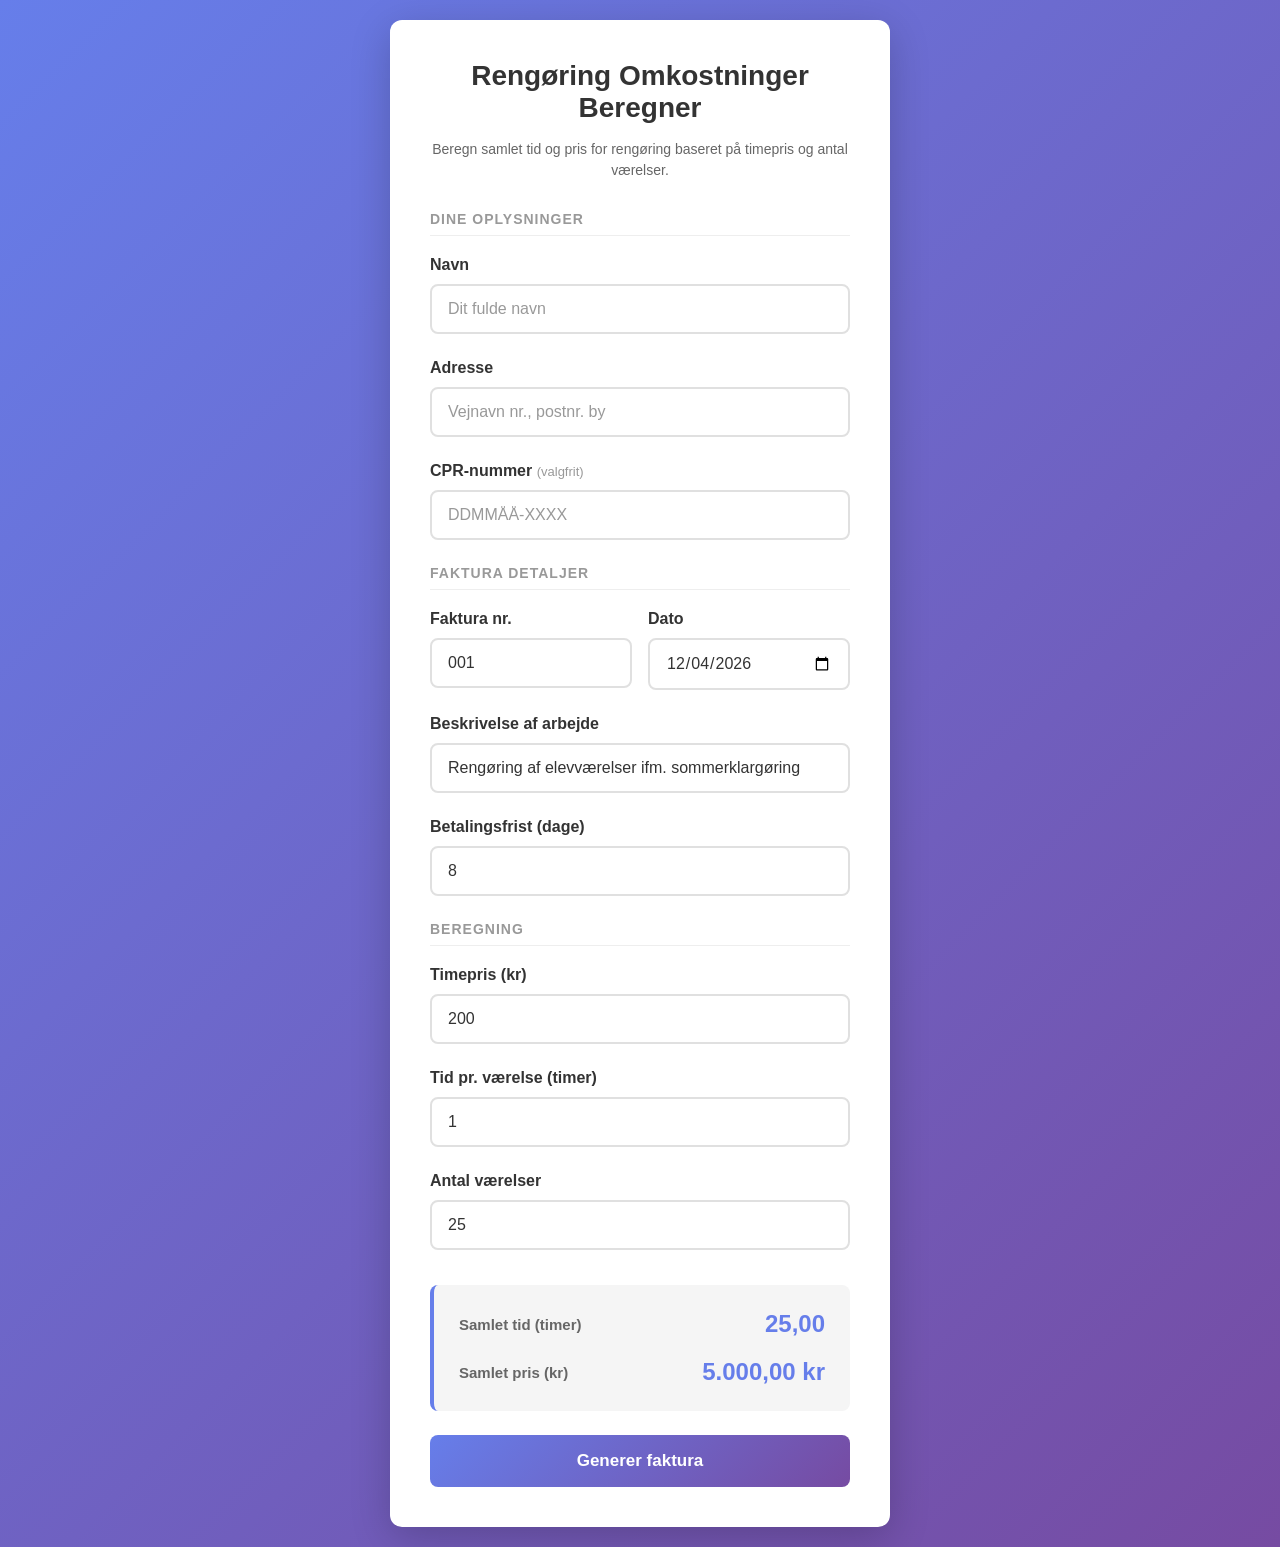
<file: index.html>
<!DOCTYPE html>
<html lang="da">
<head>
    <meta charset="UTF-8">
    <meta name="viewport" content="width=device-width, initial-scale=1.0">
    <link rel="stylesheet" href="styles.css">
    <title>Rengøring Omkostninger Beregner</title>
</head>
<body>
    <div class="container">
        <h1>Rengøring Omkostninger Beregner</h1>

        <p class="description">Beregn samlet tid og pris for rengøring baseret på timepris og antal værelser.</p>

        <h2 class="section-title">Dine oplysninger</h2>

        <div class="form-group">
            <label for="navn">Navn</label>
            <input type="text" id="navn" placeholder="Dit fulde navn">
        </div>

        <div class="form-group">
            <label for="adresse">Adresse</label>
            <input type="text" id="adresse" placeholder="Vejnavn nr., postnr. by">
        </div>

        <div class="form-group">
            <label for="cpr">CPR-nummer <span class="optional">(valgfrit)</span></label>
            <input type="text" id="cpr" placeholder="DDMMÅÅ-XXXX">
        </div>

        <h2 class="section-title">Faktura detaljer</h2>

        <div class="form-row">
            <div class="form-group">
                <label for="fakturaNr">Faktura nr.</label>
                <input type="text" id="fakturaNr" value="001" placeholder="001">
            </div>
            <div class="form-group">
                <label for="dato">Dato</label>
                <input type="date" id="dato">
            </div>
        </div>

        <div class="form-group">
            <label for="beskrivelse">Beskrivelse af arbejde</label>
            <input type="text" id="beskrivelse" value="Rengøring af elevværelser ifm. sommerklargøring" placeholder="Beskrivelse">
        </div>

        <div class="form-group">
            <label for="betalingsfrist">Betalingsfrist (dage)</label>
            <input type="number" id="betalingsfrist" value="8" min="1" step="1" placeholder="8">
        </div>

        <h2 class="section-title">Beregning</h2>

        <div class="form-group">
            <label for="hourlyRate">Timepris (kr)</label>
            <input
                type="number"
                id="hourlyRate"
                value="200"
                min="0"
                step="0.01"
                placeholder="200"
            >
        </div>

        <div class="form-group">
            <label for="timePerRoom">Tid pr. værelse (timer)</label>
            <input
                type="number"
                id="timePerRoom"
                value="1"
                min="0"
                step="0.25"
                placeholder="1"
            >
        </div>

        <div class="form-group">
            <label for="numberOfRooms">Antal værelser</label>
            <input
                type="number"
                id="numberOfRooms"
                value="25"
                min="0"
                step="1"
                placeholder="25"
            >
        </div>

        <div class="results">
            <div class="result-item">
                <span class="result-label">Samlet tid (timer)</span>
                <span class="result-value" id="totalHours">25.00</span>
            </div>

            <div class="result-item">
                <span class="result-label">Samlet pris (kr)</span>
                <span class="result-value" id="totalPrice">5.000,00</span>
            </div>
        </div>

        <button class="btn-faktura" id="genererFaktura">Generer faktura</button>
    </div>

    <script src="script.js"></script>
</body>
</html>
</file>
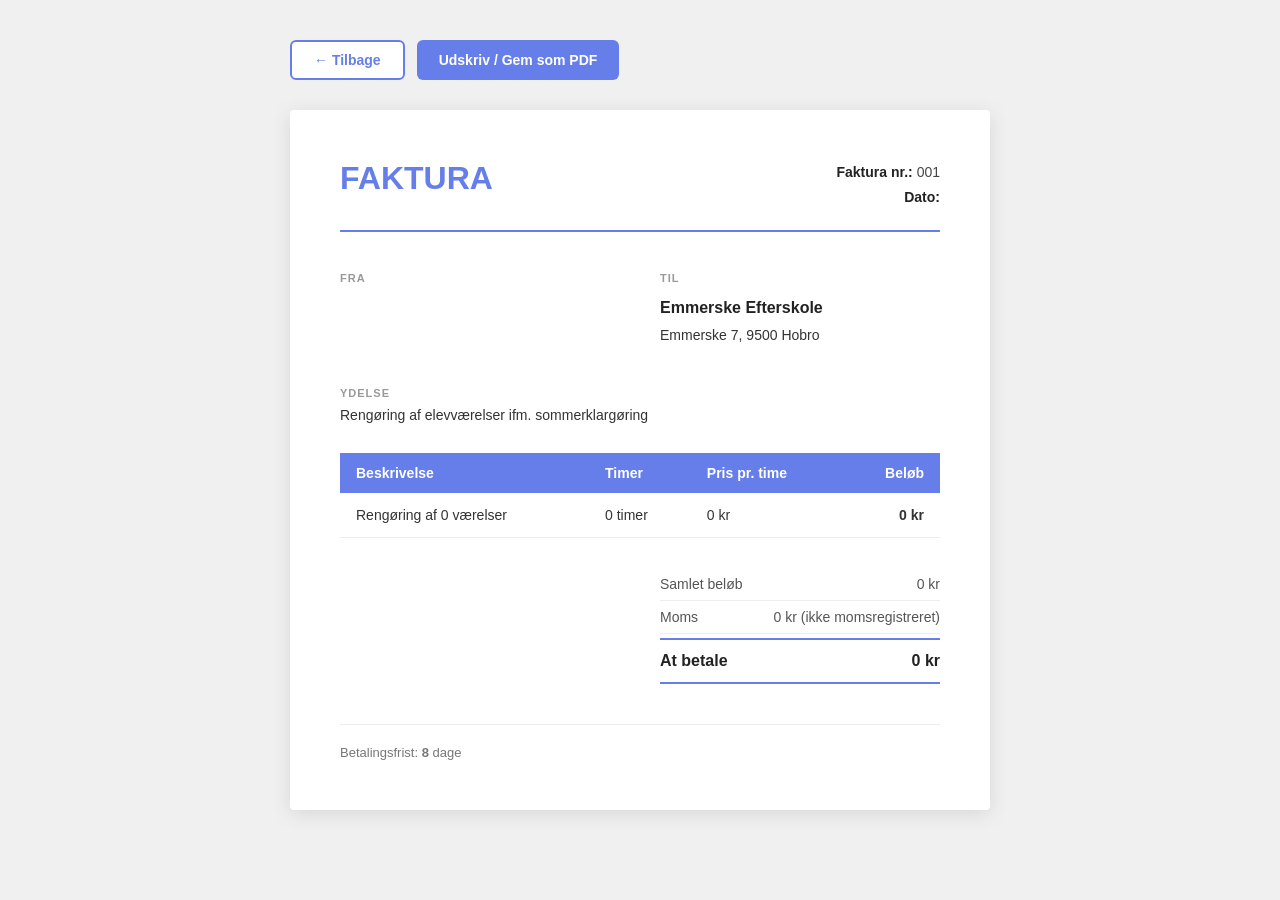
<file: faktura.html>
<!DOCTYPE html>
<html lang="da">
<head>
    <meta charset="UTF-8">
    <meta name="viewport" content="width=device-width, initial-scale=1.0">
    <title>Faktura</title>
    <style>
        * { margin: 0; padding: 0; box-sizing: border-box; }

        body {
            font-family: 'Segoe UI', Tahoma, Geneva, Verdana, sans-serif;
            background: #f0f0f0;
            padding: 40px 20px;
            color: #222;
        }

        .invoice {
            background: white;
            max-width: 700px;
            margin: 0 auto;
            padding: 50px;
            box-shadow: 0 4px 20px rgba(0,0,0,0.1);
            border-radius: 4px;
        }

        .invoice-header {
            display: flex;
            justify-content: space-between;
            align-items: flex-start;
            margin-bottom: 40px;
            padding-bottom: 20px;
            border-bottom: 2px solid #667eea;
        }

        .invoice-title {
            font-size: 32px;
            font-weight: 700;
            color: #667eea;
        }

        .invoice-meta {
            text-align: right;
            font-size: 14px;
            line-height: 1.8;
            color: #444;
        }

        .invoice-meta strong {
            color: #222;
        }

        .parties {
            display: grid;
            grid-template-columns: 1fr 1fr;
            gap: 40px;
            margin-bottom: 40px;
        }

        .party h3 {
            font-size: 11px;
            text-transform: uppercase;
            letter-spacing: 1px;
            color: #999;
            margin-bottom: 10px;
        }

        .party p {
            font-size: 14px;
            line-height: 1.7;
            color: #333;
        }

        .party p strong {
            display: block;
            font-size: 16px;
            color: #222;
            margin-bottom: 2px;
        }

        .ydelse {
            margin-bottom: 30px;
        }

        .ydelse h3 {
            font-size: 11px;
            text-transform: uppercase;
            letter-spacing: 1px;
            color: #999;
            margin-bottom: 8px;
        }

        .ydelse p {
            font-size: 14px;
            color: #333;
        }

        table {
            width: 100%;
            border-collapse: collapse;
            margin-bottom: 30px;
            font-size: 14px;
        }

        thead tr {
            background: #667eea;
            color: white;
        }

        thead th {
            padding: 12px 16px;
            text-align: left;
            font-weight: 600;
        }

        thead th:last-child {
            text-align: right;
        }

        tbody td {
            padding: 14px 16px;
            border-bottom: 1px solid #eee;
            color: #333;
        }

        tbody td:last-child {
            text-align: right;
            font-weight: 600;
        }

        .totals {
            margin-left: auto;
            width: 280px;
            font-size: 14px;
        }

        .totals-row {
            display: flex;
            justify-content: space-between;
            padding: 8px 0;
            border-bottom: 1px solid #eee;
            color: #555;
        }

        .totals-row.final {
            border-bottom: 2px solid #667eea;
            border-top: 2px solid #667eea;
            margin-top: 4px;
            padding: 12px 0;
            font-size: 16px;
            font-weight: 700;
            color: #222;
        }

        .payment-info {
            margin-top: 40px;
            padding-top: 20px;
            border-top: 1px solid #eee;
            font-size: 13px;
            color: #777;
        }

        .btn-row {
            display: flex;
            gap: 12px;
            margin-bottom: 30px;
            max-width: 700px;
            margin-left: auto;
            margin-right: auto;
        }

        .btn {
            padding: 10px 22px;
            font-size: 14px;
            border: none;
            border-radius: 6px;
            cursor: pointer;
            font-weight: 600;
            text-decoration: none;
        }

        .btn-back {
            background: white;
            color: #667eea;
            border: 2px solid #667eea;
        }

        .btn-print {
            background: #667eea;
            color: white;
        }

        @media print {
            body { background: white; padding: 0; }
            .btn-row { display: none; }
            .invoice { box-shadow: none; border-radius: 0; }
        }
    </style>
</head>
<body>

    <div class="btn-row">
        <a href="index.html" class="btn btn-back">&#8592; Tilbage</a>
        <button class="btn btn-print" onclick="window.print()">Udskriv / Gem som PDF</button>
    </div>

    <div class="invoice">
        <div class="invoice-header">
            <div class="invoice-title">FAKTURA</div>
            <div class="invoice-meta">
                <div><strong>Faktura nr.:</strong> <span id="fakturaNr"></span></div>
                <div><strong>Dato:</strong> <span id="dato"></span></div>
            </div>
        </div>

        <div class="parties">
            <div class="party">
                <h3>Fra</h3>
                <p>
                    <strong id="navn"></strong>
                    <span id="adresse"></span><br>
                    <span id="cprLinje"></span>
                </p>
            </div>
            <div class="party">
                <h3>Til</h3>
                <p>
                    <strong>Emmerske Efterskole</strong>
                    Emmerske 7, 9500 Hobro
                </p>
            </div>
        </div>

        <div class="ydelse">
            <h3>Ydelse</h3>
            <p id="beskrivelse"></p>
        </div>

        <table>
            <thead>
                <tr>
                    <th>Beskrivelse</th>
                    <th>Timer</th>
                    <th>Pris pr. time</th>
                    <th>Beløb</th>
                </tr>
            </thead>
            <tbody>
                <tr>
                    <td id="tabelBeskrivelse"></td>
                    <td id="tabelTimer"></td>
                    <td id="tabelTimepris"></td>
                    <td id="tabelBeloeb"></td>
                </tr>
            </tbody>
        </table>

        <div class="totals">
            <div class="totals-row">
                <span>Samlet beløb</span>
                <span id="samletBeloeb"></span>
            </div>
            <div class="totals-row">
                <span>Moms</span>
                <span>0 kr (ikke momsregistreret)</span>
            </div>
            <div class="totals-row final">
                <span>At betale</span>
                <span id="atBetale"></span>
            </div>
        </div>

        <div class="payment-info">
            Betalingsfrist: <strong id="betalingsfrist"></strong> dage
        </div>
    </div>

    <script>
        function formatDKK(value) {
            return value.toLocaleString('da-DK', { minimumFractionDigits: 0, maximumFractionDigits: 0 }) + ' kr';
        }

        function formatDate(isoDate) {
            if (!isoDate) return '';
            const [y, m, d] = isoDate.split('-');
            const months = ['januar','februar','marts','april','maj','juni','juli','august','september','oktober','november','december'];
            return parseInt(d) + '. ' + months[parseInt(m) - 1] + ' ' + y;
        }

        const p = new URLSearchParams(window.location.search);

        const navn = p.get('navn') || '';
        const adresse = p.get('adresse') || '';
        const cpr = p.get('cpr') || '';
        const fakturaNr = p.get('fakturaNr') || '001';
        const dato = p.get('dato') || '';
        const beskrivelse = p.get('beskrivelse') || 'Rengøring af elevværelser ifm. sommerklargøring';
        const betalingsfrist = parseInt(p.get('betalingsfrist')) || 8;
        const hourlyRate = parseFloat(p.get('hourlyRate')) || 0;
        const timePerRoom = parseFloat(p.get('timePerRoom')) || 0;
        const numberOfRooms = parseFloat(p.get('numberOfRooms')) || 0;

        const totalHours = timePerRoom * numberOfRooms;
        const totalPrice = totalHours * hourlyRate;

        document.getElementById('fakturaNr').textContent = fakturaNr;
        document.getElementById('dato').textContent = formatDate(dato);
        document.getElementById('navn').textContent = navn;
        document.getElementById('adresse').textContent = adresse;

        const cprLinje = document.getElementById('cprLinje');
        if (cpr) {
            cprLinje.textContent = 'CPR: ' + cpr;
        } else {
            cprLinje.remove();
        }

        document.getElementById('beskrivelse').textContent = beskrivelse;

        const roomWord = numberOfRooms === 1 ? 'værelse' : 'værelser';
        document.getElementById('tabelBeskrivelse').textContent =
            'Rengøring af ' + Math.round(numberOfRooms) + ' ' + roomWord;
        document.getElementById('tabelTimer').textContent =
            totalHours.toLocaleString('da-DK') + ' timer';
        document.getElementById('tabelTimepris').textContent = formatDKK(hourlyRate);
        document.getElementById('tabelBeloeb').textContent = formatDKK(totalPrice);
        document.getElementById('samletBeloeb').textContent = formatDKK(totalPrice);
        document.getElementById('atBetale').textContent = formatDKK(totalPrice);
        document.getElementById('betalingsfrist').textContent = betalingsfrist;
    </script>
</body>
</html>
</file>
<file: styles.css>
* {
    margin: 0;
    padding: 0;
    box-sizing: border-box;
}

body {
    font-family: 'Segoe UI', Tahoma, Geneva, Verdana, sans-serif;
    background: linear-gradient(135deg, #667eea 0%, #764ba2 100%);
    min-height: 100vh;
    display: flex;
    align-items: center;
    justify-content: center;
    padding: 20px;
}

.container {
    background: white;
    border-radius: 12px;
    box-shadow: 0 10px 40px rgba(0, 0, 0, 0.2);
    padding: 40px;
    max-width: 500px;
    width: 100%;
}

h1 {
    color: #333;
    margin-bottom: 15px;
    font-size: 28px;
    text-align: center;
}

.description {
    color: #666;
    text-align: center;
    margin-bottom: 30px;
    font-size: 14px;
    line-height: 1.5;
}

.form-group {
    margin-bottom: 25px;
}

label {
    display: block;
    color: #333;
    font-weight: 600;
    margin-bottom: 10px;
    font-size: 16px;
}

input[type="number"] {
    width: 100%;
    padding: 14px 16px;
    font-size: 16px;
    border: 2px solid #e0e0e0;
    border-radius: 8px;
    transition: all 0.3s ease;
    color: #333;
}

input[type="number"]:focus {
    outline: none;
    border-color: #667eea;
    box-shadow: 0 0 0 3px rgba(102, 126, 234, 0.1);
}

input[type="number"]::placeholder {
    color: #999;
}

.results {
    background: #f5f5f5;
    border-radius: 8px;
    padding: 25px;
    margin-top: 35px;
    border-left: 4px solid #667eea;
}

.result-item {
    display: flex;
    justify-content: space-between;
    align-items: center;
    margin-bottom: 20px;
}

.result-item:last-child {
    margin-bottom: 0;
}

.result-label {
    color: #666;
    font-weight: 600;
    font-size: 15px;
}

.result-value {
    color: #667eea;
    font-size: 24px;
    font-weight: 700;
}

.section-title {
    font-size: 14px;
    text-transform: uppercase;
    letter-spacing: 1px;
    color: #999;
    font-weight: 600;
    margin-bottom: 20px;
    margin-top: 10px;
    padding-bottom: 8px;
    border-bottom: 1px solid #eee;
}

.form-row {
    display: flex;
    gap: 16px;
}

.form-row .form-group {
    flex: 1;
}

input[type="text"],
input[type="date"] {
    width: 100%;
    padding: 14px 16px;
    font-size: 16px;
    border: 2px solid #e0e0e0;
    border-radius: 8px;
    transition: all 0.3s ease;
    color: #333;
    font-family: inherit;
}

input[type="text"]:focus,
input[type="date"]:focus {
    outline: none;
    border-color: #667eea;
    box-shadow: 0 0 0 3px rgba(102, 126, 234, 0.1);
}

input[type="text"]::placeholder {
    color: #999;
}

.optional {
    font-weight: 400;
    color: #999;
    font-size: 13px;
}

.btn-faktura {
    display: block;
    width: 100%;
    margin-top: 24px;
    padding: 16px;
    background: linear-gradient(135deg, #667eea 0%, #764ba2 100%);
    color: white;
    border: none;
    border-radius: 8px;
    font-size: 17px;
    font-weight: 700;
    cursor: pointer;
    transition: opacity 0.2s ease;
    font-family: inherit;
}

.btn-faktura:hover {
    opacity: 0.9;
}

/* Mobile responsive */
@media (max-width: 600px) {
    .container {
        padding: 25px;
    }

    h1 {
        font-size: 24px;
    }

    .description {
        font-size: 13px;
    }

    input[type="number"] {
        font-size: 16px;
        padding: 12px 14px;
    }

    .result-value {
        font-size: 20px;
    }
}
</file>
